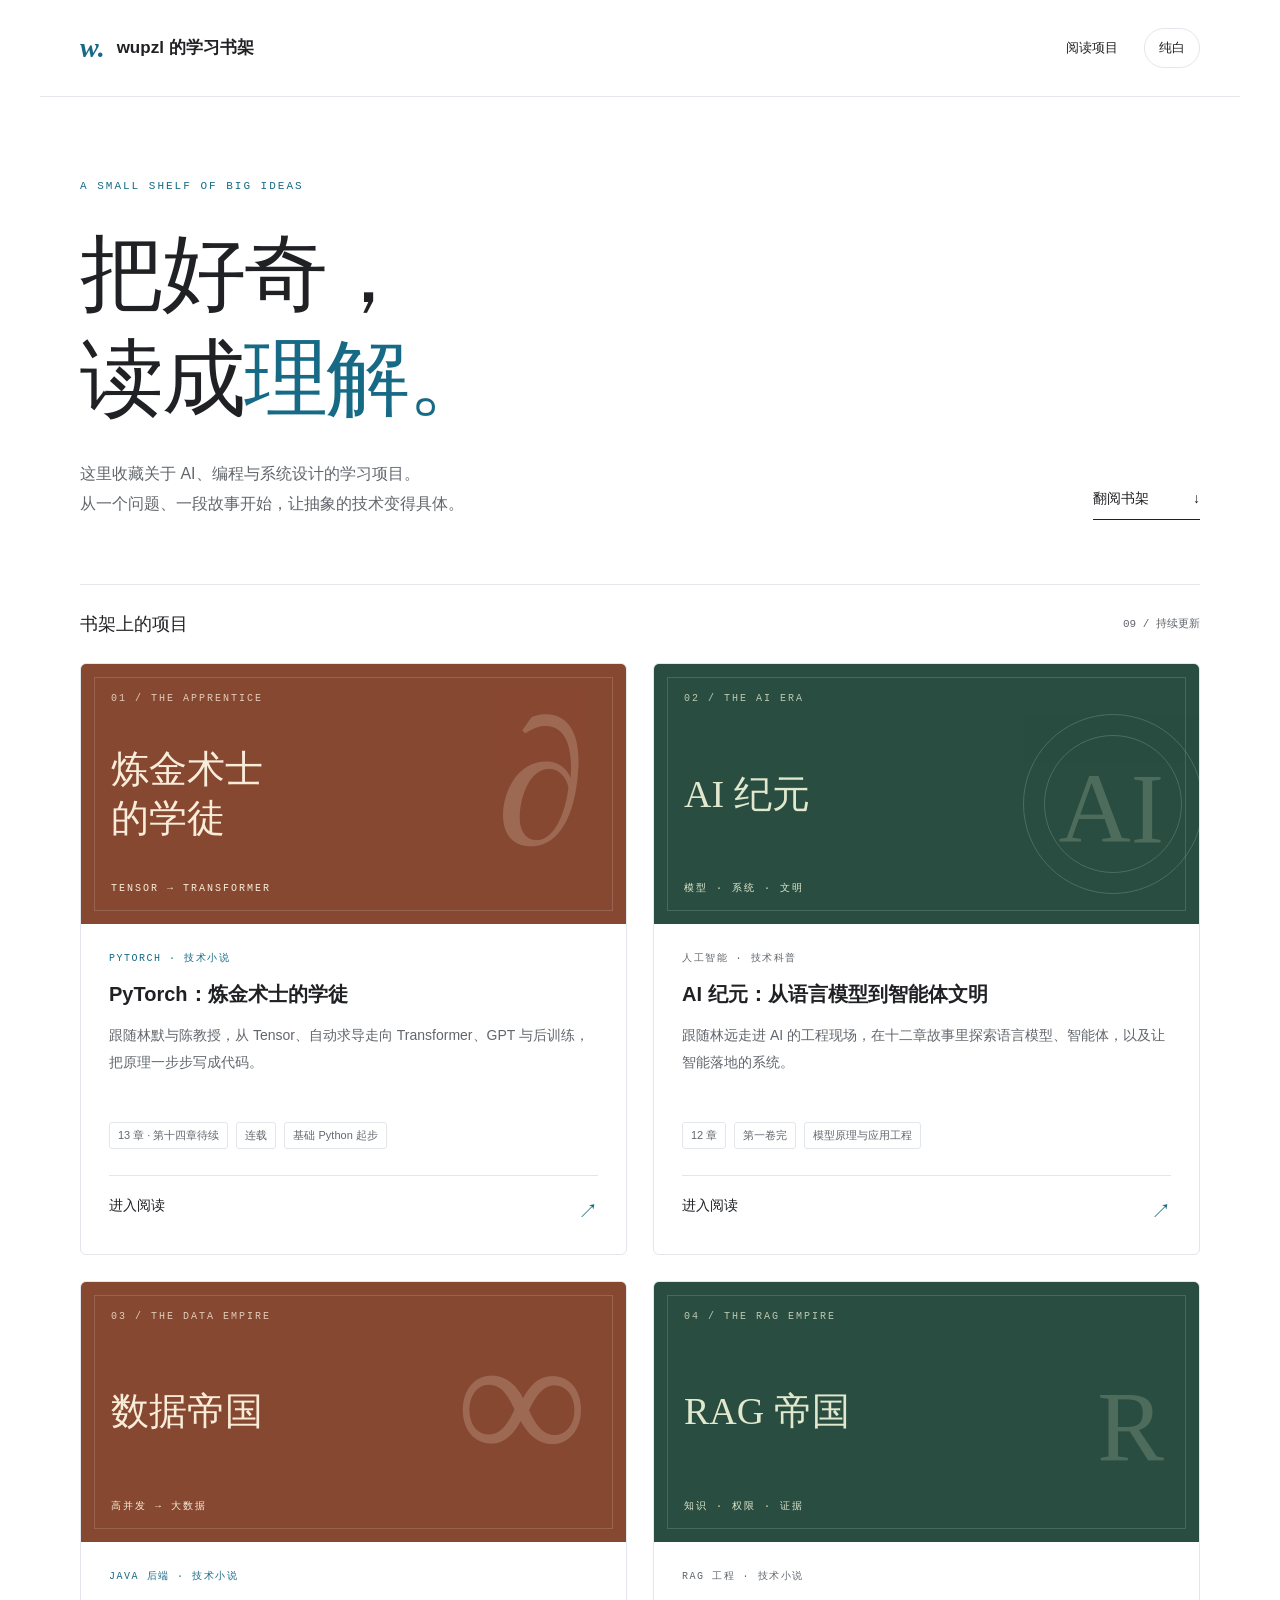
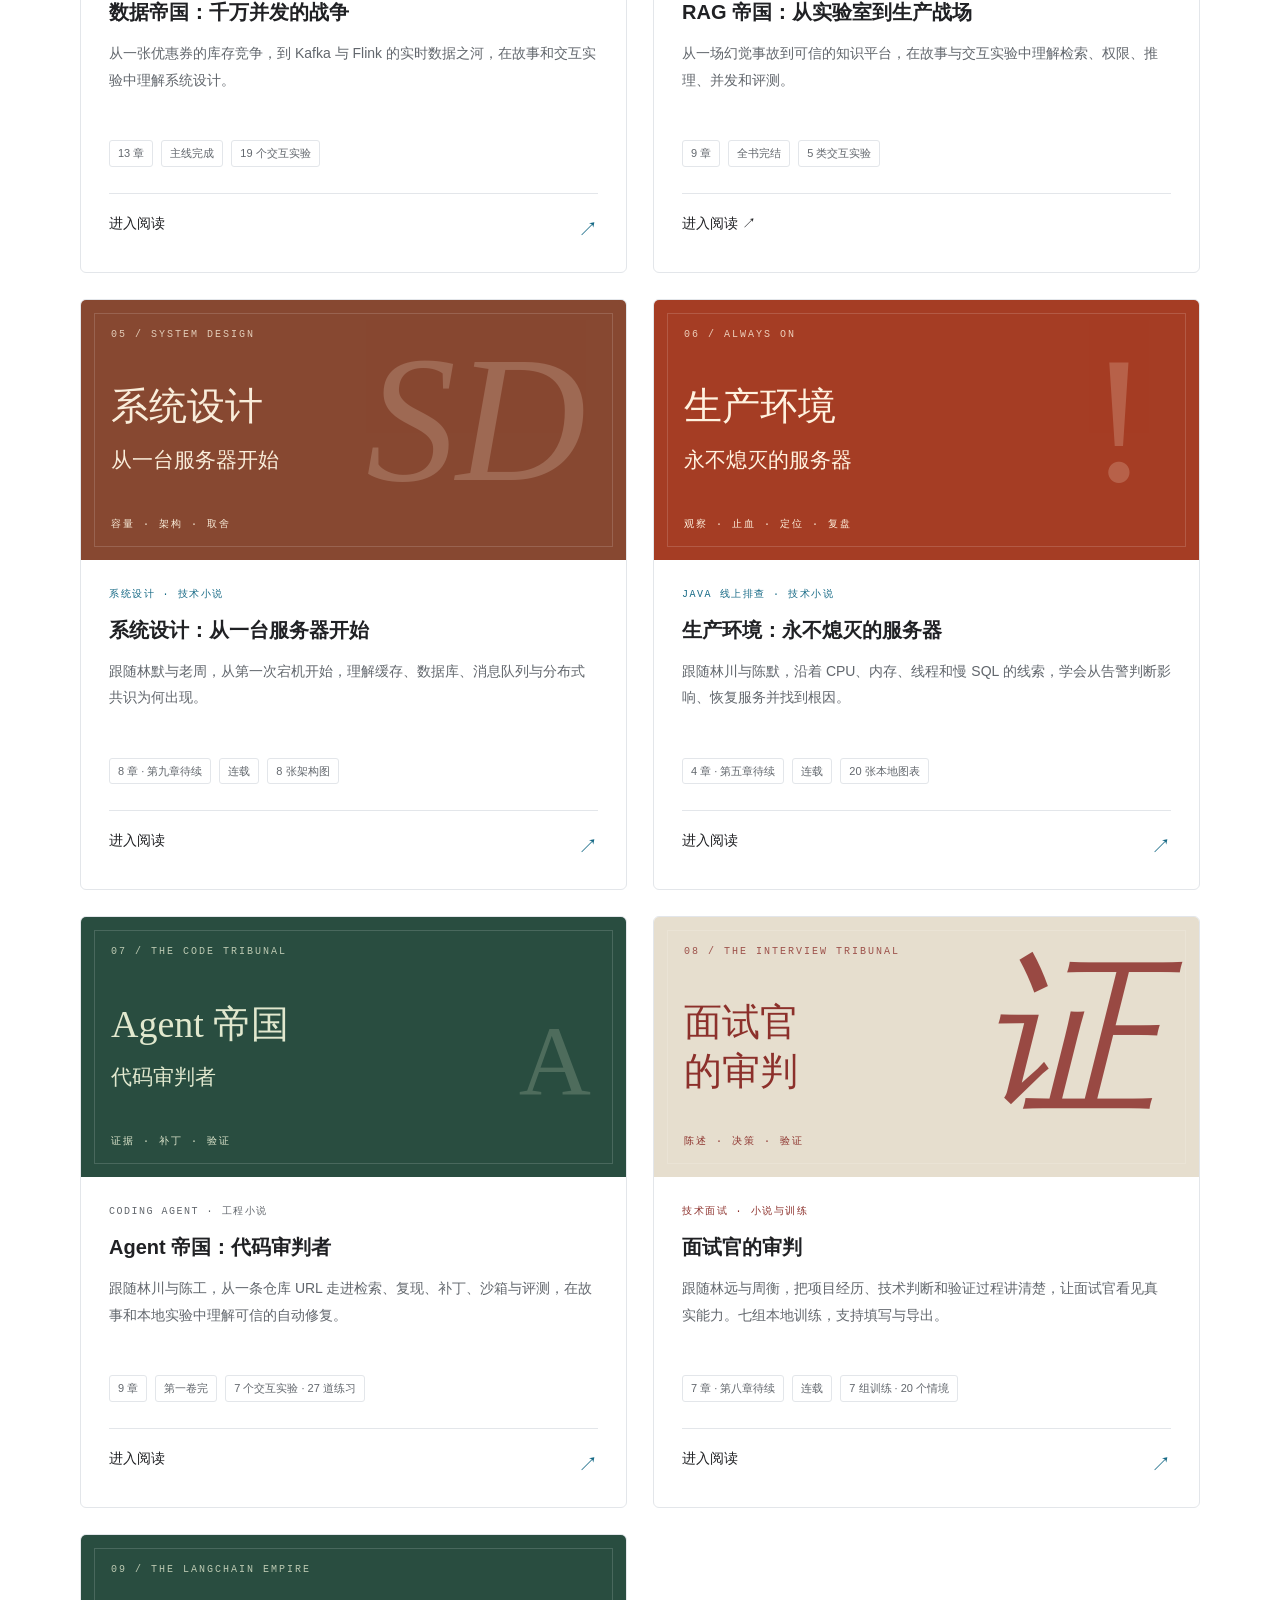
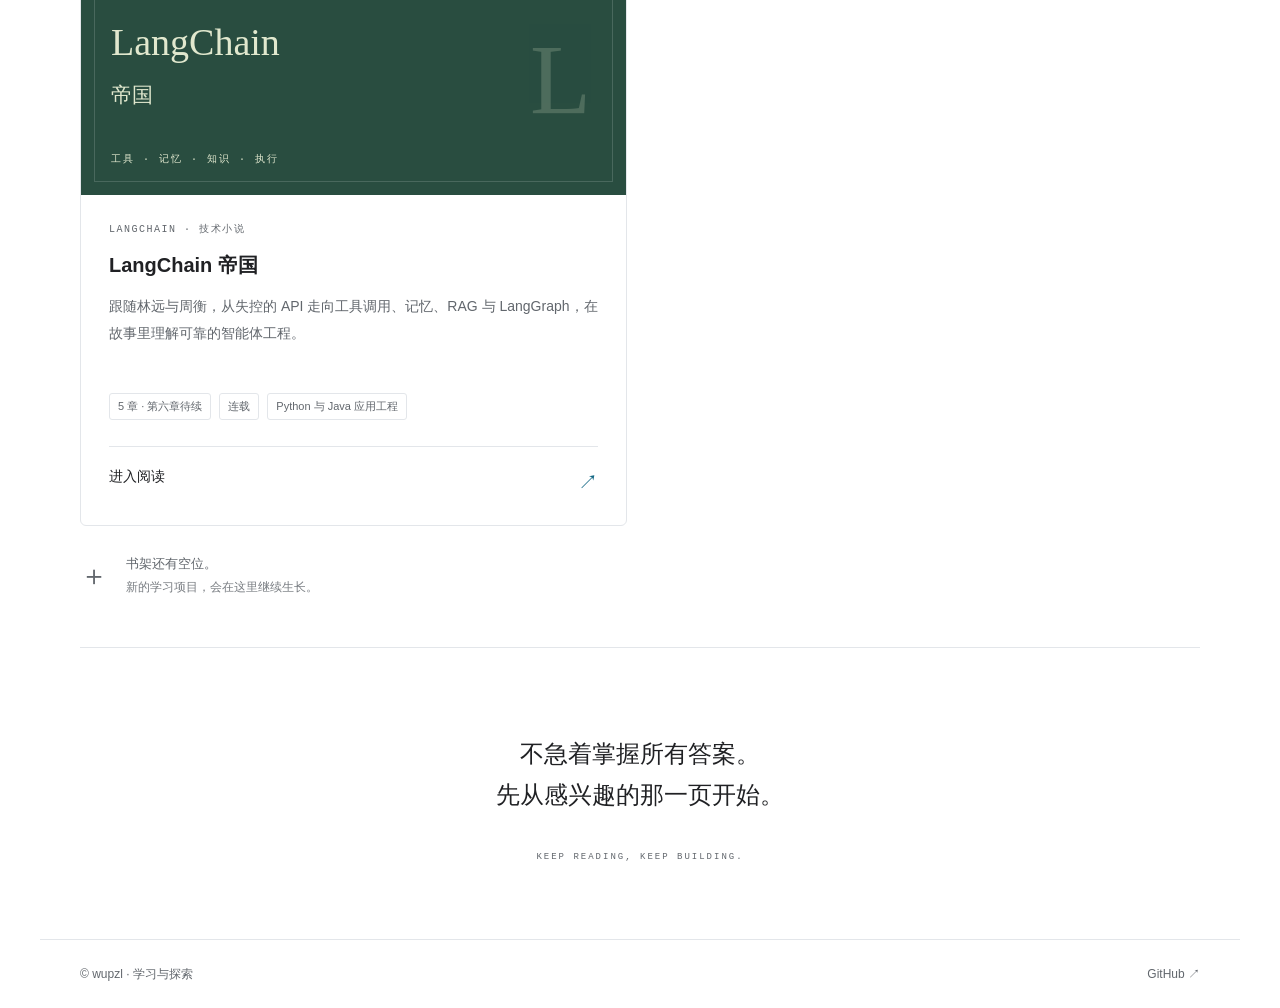
<file: index.html>
<!doctype html>
<html lang="zh-CN">
<head>
<meta charset="utf-8"><meta name="viewport" content="width=device-width,initial-scale=1">
<meta name="description" content="wupzl 的学习书架：从 PyTorch、AI 智能体到高并发、大数据与 RAG 工程，在故事中理解技术。">
<meta name="color-scheme" content="light dark"><title>wupzl 的学习书架</title>
<script>try{document.documentElement.dataset.theme=localStorage.getItem('bookshelf-theme')||(matchMedia('(prefers-color-scheme: dark)').matches?'dark':'light')}catch(e){}</script>
<link rel="stylesheet" href="bookshelf.css"><script src="bookshelf.js" defer></script>
<script src="white-theme.js" defer></script></head>
<body>
<a class="skip" href="#projects">跳到项目</a>
<header><a class="brand" href="/" aria-label="学习书架首页"><span class="mark" aria-hidden="true">w.</span> wupzl 的学习书架</a><nav aria-label="主导航"><a href="#projects">阅读项目</a><button id="theme" aria-label="切换深浅色主题" type="button">◐ <span>切换主题</span></button></nav></header>
<main>
<section class="intro"><p class="eyebrow">A SMALL SHELF OF BIG IDEAS</p><h1>把好奇，<br>读成<span>理解。</span></h1><div class="intro-bottom"><p>这里收藏关于 AI、编程与系统设计的学习项目。<br>从一个问题、一段故事开始，让抽象的技术变得具体。</p><a class="browse" href="#projects">翻阅书架 <span aria-hidden="true">↓</span></a></div></section>
<section id="projects" aria-labelledby="projects-title"><div class="section-heading"><h2 id="projects-title">书架上的项目</h2><span>09 / 持续更新</span></div>
<div class="projects">
<a class="project rust" href="/pytorch-apprentice/"><div class="cover" aria-hidden="true"><span class="volume">01 / THE APPRENTICE</span><strong>炼金术士<br>的学徒</strong><span class="symbol">∂</span><span class="cover-foot">TENSOR → TRANSFORMER</span></div><div class="project-copy"><p class="category">PYTORCH · 技术小说</p><h3>PyTorch：炼金术士的学徒</h3><p>跟随林默与陈教授，从 Tensor、自动求导走向 Transformer、GPT 与后训练，把原理一步步写成代码。</p><div class="tags"><span>13 章 · 第十四章待续</span><span class="project-status">连载</span><span>基础 Python 起步</span></div><span class="enter">进入阅读 <span aria-hidden="true">↗</span></span></div></a>
<a class="project green" href="/ai-era-reader/"><div class="cover" aria-hidden="true"><span class="volume">02 / THE AI ERA</span><strong>AI 纪元</strong><span class="symbol">AI<span class="orbit"></span></span><span class="cover-foot">模型 · 系统 · 文明</span></div><div class="project-copy"><p class="category">人工智能 · 技术科普</p><h3>AI 纪元：从语言模型到智能体文明</h3><p>跟随林远走进 AI 的工程现场，在十二章故事里探索语言模型、智能体，以及让智能落地的系统。</p><div class="tags"><span>12 章</span><span class="project-status">第一卷完</span><span>模型原理与应用工程</span></div><span class="enter">进入阅读 <span aria-hidden="true">↗</span></span></div></a>
<a class="project rust" href="/data-empire-reader/"><div class="cover" aria-hidden="true"><span class="volume">03 / THE DATA EMPIRE</span><strong>数据帝国</strong><span class="symbol">∞</span><span class="cover-foot">高并发 → 大数据</span></div><div class="project-copy"><p class="category">JAVA 后端 · 技术小说</p><h3>数据帝国：千万并发的战争</h3><p>从一张优惠券的库存竞争，到 Kafka 与 Flink 的实时数据之河，在故事和交互实验中理解系统设计。</p><div class="tags"><span>13 章</span><span class="project-status">主线完成</span><span>19 个交互实验</span></div><span class="enter">进入阅读 <span aria-hidden="true">↗</span></span></div></a>
<a class="project green" href="/rag-empire-reader/"><div class="cover" aria-hidden="true"><span class="volume">04 / THE RAG EMPIRE</span><strong>RAG 帝国</strong><span class="symbol">R</span><span class="cover-foot">知识 · 权限 · 证据</span></div><div class="project-copy"><p class="category">RAG 工程 · 技术小说</p><h3>RAG 帝国：从实验室到生产战场</h3><p>从一场幻觉事故到可信的知识平台，在故事与交互实验中理解检索、权限、推理、并发和评测。</p><div class="tags"><span>9 章</span><span class="project-status">全书完结</span><span>5 类交互实验</span></div><span class="enter">进入阅读 ↗</span></div></a><a class="project rust" href="/system-design-reader/"><div class="cover" aria-hidden="true"><span class="volume">05 / SYSTEM DESIGN</span><strong>系统设计<span class="cover-subtitle">从一台服务器开始</span></strong><span class="symbol">SD</span><span class="cover-foot">容量 · 架构 · 取舍</span></div><div class="project-copy"><p class="category">系统设计 · 技术小说</p><h3>系统设计：从一台服务器开始</h3><p>跟随林默与老周，从第一次宕机开始，理解缓存、数据库、消息队列与分布式共识为何出现。</p><div class="tags"><span>8 章 · 第九章待续</span><span class="project-status">连载</span><span>8 张架构图</span></div><span class="enter">进入阅读 <span aria-hidden="true">↗</span></span></div></a><a class="project incident" href="/online-troubleshooting-reader/"><div class="cover" aria-hidden="true"><span class="volume">06 / ALWAYS ON</span><strong>生产环境<span class="cover-subtitle">永不熄灭的服务器</span></strong><span class="symbol">!</span><span class="cover-foot">观察 · 止血 · 定位 · 复盘</span></div><div class="project-copy"><p class="category">JAVA 线上排查 · 技术小说</p><h3>生产环境：永不熄灭的服务器</h3><p>跟随林川与陈默，沿着 CPU、内存、线程和慢 SQL 的线索，学会从告警判断影响、恢复服务并找到根因。</p><div class="tags"><span>4 章 · 第五章待续</span><span class="project-status">连载</span><span>20 张本地图表</span></div><span class="enter">进入阅读 <span aria-hidden="true">↗</span></span></div></a><a class="project green" href="/coding-agent-reader/"><div class="cover" aria-hidden="true"><span class="volume">07 / THE CODE TRIBUNAL</span><strong>Agent 帝国<span class="cover-subtitle">代码审判者</span></strong><span class="symbol">A</span><span class="cover-foot">证据 · 补丁 · 验证</span></div><div class="project-copy"><p class="category">CODING AGENT · 工程小说</p><h3>Agent 帝国：代码审判者</h3><p>跟随林川与陈工，从一条仓库 URL 走进检索、复现、补丁、沙箱与评测，在故事和本地实验中理解可信的自动修复。</p><div class="tags"><span>9 章</span><span class="project-status">第一卷完</span><span>7 个交互实验 · 27 道练习</span></div><span class="enter">进入阅读 <span aria-hidden="true">↗</span></span></div></a><a class="project tribunal" href="/interview-proof-reader/"><div class="cover" aria-hidden="true"><span class="volume">08 / THE INTERVIEW TRIBUNAL</span><strong>面试官<br>的审判</strong><span class="symbol">证</span><span class="cover-foot">陈述 · 决策 · 验证</span></div><div class="project-copy"><p class="category">技术面试 · 小说与训练</p><h3>面试官的审判</h3><p>跟随林远与周衡，把项目经历、技术判断和验证过程讲清楚，让面试官看见真实能力。七组本地训练，支持填写与导出。</p><div class="tags"><span>7 章 · 第八章待续</span><span class="project-status">连载</span><span>7 组训练 · 20 个情境</span></div><span class="enter">进入阅读 <span aria-hidden="true">↗</span></span></div></a><a class="project green" href="/langchain-empire-reader/"><div class="cover" aria-hidden="true"><span class="volume">09 / THE LANGCHAIN EMPIRE</span><strong>LangChain<span class="cover-subtitle">帝国</span></strong><span class="symbol">L</span><span class="cover-foot">工具 · 记忆 · 知识 · 执行</span></div><div class="project-copy"><p class="category">LANGCHAIN · 技术小说</p><h3>LangChain 帝国</h3><p>跟随林远与周衡，从失控的 API 走向工具调用、记忆、RAG 与 LangGraph，在故事里理解可靠的智能体工程。</p><div class="tags"><span>5 章 · 第六章待续</span><span class="project-status">连载</span><span>Python 与 Java 应用工程</span></div><span class="enter">进入阅读 <span aria-hidden="true">↗</span></span></div></a></div><div class="shelf-note"><span aria-hidden="true">＋</span><p>书架还有空位。<br><small>新的学习项目，会在这里继续生长。</small></p></div></section>
<section class="closing"><p>不急着掌握所有答案。<br>先从感兴趣的那一页开始。</p><span>KEEP READING, KEEP BUILDING.</span></section>
</main><footer><span>© wupzl · 学习与探索</span><div><a href="https://github.com/wupzl">GitHub ↗</a></div></footer>
</body></html>
</file>
<file: bookshelf.css>
:root{--bg:#f7f5ef;--paper:#fffdf8;--ink:#29332d;--muted:#73786e;--line:#dedfd4;--accent:#a24930;--soft:#edeae1;color-scheme:light}html[data-theme=dark]{--bg:#191f1b;--paper:#222b24;--ink:#e8e9df;--muted:#aab4a6;--line:#3b473d;--accent:#efa080;--soft:#2a342d;color-scheme:dark}*{box-sizing:border-box}html{scroll-behavior:smooth;scroll-padding-top:30px}body{margin:0;background:var(--bg);color:var(--ink);font:16px/1.7 "Segoe UI","Microsoft YaHei",sans-serif}a{color:inherit;text-decoration:none}button{font:inherit;cursor:pointer;color:inherit}a:focus-visible,button:focus-visible{outline:3px solid var(--accent);outline-offset:6px}.skip{position:absolute;top:-70px;padding:10px;background:var(--paper)}.skip:focus{top:0;z-index:10}header,main,footer{max-width:1200px;margin:auto}header{padding:28px 40px;display:flex;align-items:center;justify-content:space-between;border-bottom:1px solid var(--line);gap:20px}.brand{font-weight:600;font-size:17px;display:flex;align-items:center;gap:12px}.mark{font:bold italic 28px Georgia;color:var(--accent)}header nav{display:flex;align-items:center;gap:26px;font-size:13px}button{background:transparent;border:1px solid var(--line);border-radius:30px;padding:8px 14px}main{padding:0 40px}.intro{padding:80px 0 64px}.eyebrow,.category,.volume,.cover-foot,.closing>span{font:11px/1.8 Consolas,monospace;letter-spacing:2px}.eyebrow{color:var(--accent);margin:0 0 24px}h1{font:500 clamp(52px,7vw,84px)/1.25 Georgia,"Songti SC",SimSun,serif;letter-spacing:-2px;margin:0}h1>span{color:var(--accent)}.intro-bottom{display:flex;justify-content:space-between;align-items:end;gap:24px;margin-top:28px}.intro-bottom p{color:var(--muted);margin:0;line-height:1.9}.browse{font-size:14px;border-bottom:1px solid var(--ink);padding:8px 0;white-space:nowrap}.browse span{margin-left:40px}.section-heading{display:flex;align-items:center;justify-content:space-between;border-top:1px solid var(--line);padding:24px 0}.section-heading h2{font-size:18px;font-weight:500;margin:0}.section-heading>span{font:11px Consolas,monospace;color:var(--muted)}.projects{display:grid;grid-template-columns:1fr 1fr;gap:26px}.project{border:1px solid var(--line);background:var(--paper);border-radius:6px;overflow:hidden;transition:transform .2s,box-shadow .2s}.project:hover{transform:translateY(-4px);box-shadow:0 14px 30px #0000000d}.cover{position:relative;height:260px;padding:26px 30px;color:#f9edda;overflow:hidden;background:#874831;display:flex;flex-direction:column;justify-content:space-between}.green .cover{background:#294d40;color:#e1e8ce}.cover:after{content:"";position:absolute;inset:0;border:1px solid #ffffff26;margin:13px;pointer-events:none}.volume{font-size:10px;opacity:.8}.cover strong{font:500 38px/1.3 Georgia,SimSun,serif;position:relative;z-index:1}.symbol{position:absolute;right:40px;top:30px;font:italic 180px/1 Georgia;opacity:.2}.green .symbol{font:100px/1 Georgia;top:95px;right:35px}.orbit{position:absolute;width:180px;height:180px;border:1px solid currentColor;border-radius:50%;top:-45px;left:-35px}.orbit:after{content:"";position:absolute;inset:20px;border:1px solid currentColor;border-radius:50%}.cover-foot{font-size:10px;letter-spacing:2px}.project-copy{padding:26px 28px}.category{color:var(--accent);font-size:10px;letter-spacing:1.5px;margin:0 0 10px}.green .category{color:var(--muted)}h3{font-size:20px;font-weight:600;line-height:1.6;margin:0 0 12px}.project-copy>p:not(.category){font-size:14px;line-height:1.9;color:var(--muted);min-height:80px;margin:0}.tags{display:flex;flex-wrap:wrap;gap:8px;margin:20px 0 26px}.tags>span{font-size:11px;border:1px solid var(--line);border-radius:3px;padding:3px 8px;color:var(--muted)}.enter{display:flex;justify-content:space-between;border-top:1px solid var(--line);padding-top:18px;font-size:14px}.enter>span{color:var(--accent);font-size:20px}.shelf-note{display:flex;gap:18px;align-items:center;padding:26px 0;color:var(--muted)}.shelf-note>span{font-size:28px;font-weight:200}.shelf-note p{font-size:13px;margin:0}.shelf-note small{font-size:12px;opacity:.85}.closing{text-align:center;padding:62px 0 72px;border-top:1px solid var(--line);margin-top:22px}.closing p{font:24px/1.7 Georgia,SimSun,serif}.closing>span{color:var(--muted);font-size:9px}footer{border-top:1px solid var(--line);padding:24px 40px;display:flex;justify-content:space-between;color:var(--muted);font-size:12px}footer div{display:flex;gap:24px}@media(max-width:700px){header{padding:20px}.brand{font-size:14px;gap:7px}header nav{gap:12px}header nav>a{display:none}button span{display:none}main{padding:0 20px}.intro{padding:54px 0 40px}.intro-bottom{display:block}.intro-bottom p{font-size:14px}.browse{display:inline-block;margin-top:20px}.projects{grid-template-columns:1fr;gap:22px}.cover{height:240px}.project-copy{padding:24px}.project-copy>p:not(.category){min-height:0}h3{font-size:19px}.section-heading>span{font-size:10px}.closing{padding:35px 0 45px}.closing p{font-size:21px}footer{padding:22px 20px;gap:18px;flex-wrap:wrap}footer div{gap:18px}}@media(prefers-reduced-motion:reduce){html{scroll-behavior:auto}.project{transition:none}}

:root[data-theme=white]{--bg:#fff;--paper:#fff;--ink:#202124;--text:#202124;--muted:#62676d;--line:#e3e6ea;--accent:#176a86;--soft:#f5f7f9;--code:#f6f8fa;color-scheme:light}:root[data-theme=white] body,:root[data-theme=white] header,:root[data-theme=white] aside,:root[data-theme=white] .sidebar{background:#fff;color:#202124}#theme{min-width:48px;width:auto!important}
.cover-subtitle{display:block;font:500 21px/1.6 Georgia,SimSun,serif;margin-top:12px}

.incident .cover{background:#a53d24;color:#fff2df}.incident .symbol{font-style:normal;right:50px}

/* 面试官的审判：纸质卷宗与暗红证据印记。 */
.project.tribunal .cover{background:#e6dece;color:#8c302b}.project.tribunal .symbol{font-family:SimSun,serif;opacity:.85}.project.tribunal .category{color:#8c302b}html[data-theme="dark"] .project.tribunal .category{color:#e49c8e}
</file>
